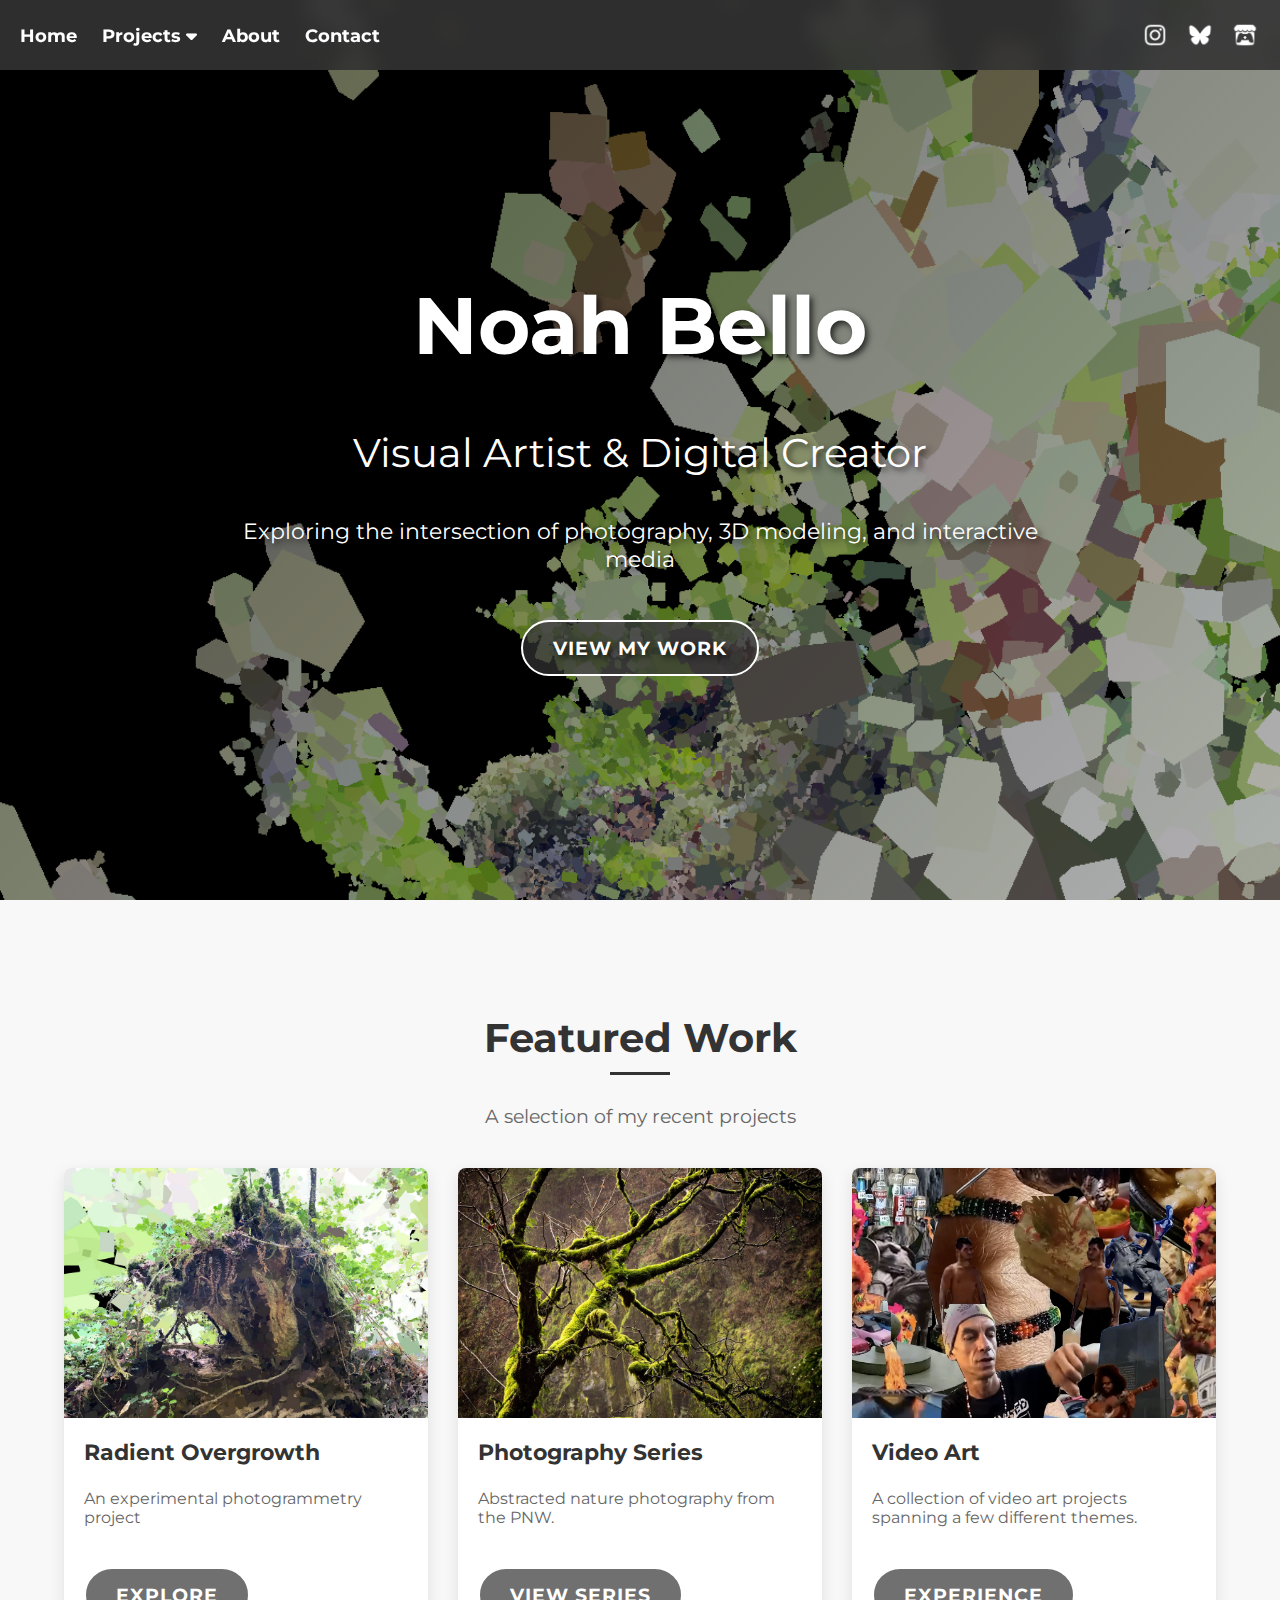
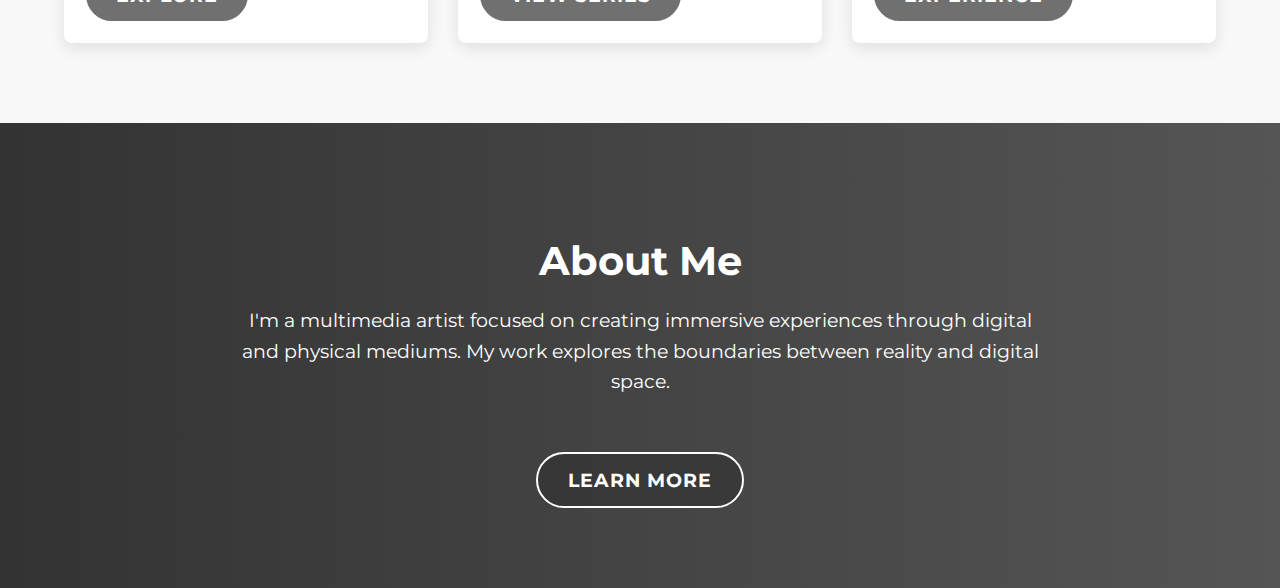
<file: index.html>
<!DOCTYPE html>
<html lang="en">
<head>
    <meta charset="UTF-8">
    <meta name="viewport" content="width=device-width, initial-scale=1.0">
    <title>Noah Bello - Artist Portfolio</title>
    <link href="https://fonts.googleapis.com/css2?family=Montserrat:wght@400;700&display=swap" rel="stylesheet">
    <link rel="stylesheet" href="styles.css">
    <link rel="stylesheet" href="https://cdnjs.cloudflare.com/ajax/libs/font-awesome/6.4.2/css/all.min.css">
    <link rel="icon" type="image/png" href="favicon3.png">
</head>

<body class="homepage">
    <header>
        <nav>
            <!-- Hamburger Menu Icon (Mobile) -->
            <div class="menu-icon" onclick="toggleMenu()">
                <i class="fas fa-bars"></i>
            </div>

            <!-- Navigation Links -->
            <div class="nav-links">
                <a href="index.html">Home</a>
                <div class="dropdown">
                    <a href="#" class="dropbtn">Projects <i class="fa-solid fa-caret-down"></i></a>
                    <div class="dropdown-content">
                        <a href="photography.html">Photography</a>
                        <a href="photogrammetry.html">Photogrammetry</a>
                        <a href="3d-modeling.html">3D Modeling</a>
                        <a href="environment-art.html">Environment & Game Art</a>
                        <a href="video-art.html">Video Art</a>
                    </div>
                </div>
                <a href="about.html">About</a>
                <a href="contact.html">Contact</a>
            </div>

            <!-- Social Media Icons -->
            <div class="social-icons">
                <a href="https://www.instagram.com/nbello.creates/" target="_blank">
                    <img src="Instagram.png" alt="Instagram" class="custom-icon">
                </a>
                <a href="https://bsky.app/profile/noahbello.bsky.social" target="_blank">
                    <img src="bluesky.png" alt="Bluesky" class="custom-icon">
                </a>
                <a href="https://nbello.itch.io/" target="_blank">
                    <img src="itchio.png" alt="Itch.io" class="custom-icon">
                </a>
            </div>
        </nav>

        <!-- Mobile Navigation Menu -->
        <div class="mobile-menu">
            <a href="index.html">Home</a>
            <a href="about.html">About</a>

            <!-- Mobile Dropdown for Projects -->
            <div class="mobile-dropdown">
                <div class="mobile-dropbtn" onclick="toggleDropdown()">Projects <i class="fa-solid fa-caret-down"></i></div>
                <div class="mobile-dropdown-content">
                    <a href="photography.html">Photography</a>
                    <a href="photogrammetry.html">Photogrammetry</a>
                    <a href="3d-modeling.html">3D Modeling</a>
                    <a href="environment-art.html">Environment & Game Art</a>
                    <a href="video-art.html">Video Art</a>
                </div>
            </div>

            <a href="contact.html">Contact</a>
        </div>
    </header>

    <!-- Hero Section -->
    <section class="hero">
        <div class="hero-content">
            <h1 class="animated-text">Noah Bello</h1>
            <p class="tagline">Visual Artist & Digital Creator</p>
            <p class="brief-intro">Exploring the intersection of photography, 3D modeling, and interactive media</p>
            <a href="#featured-work" class="btn">View My Work</a>
        </div>
    </section>

    <!-- Featured Work Section -->
    <section id="featured-work" class="featured-work">
        <div class="section-header">
            <h2>Featured Work</h2>
            <p>A selection of my recent projects</p>
        </div>
        <div class="project-grid">
            <!-- Project 1 -->
            <div class="project-card">
                <div class="project-image">
                    <!-- Replace with your actual image -->
                    <img src="thumbnails/InstaShot1_Thumb.jpg" alt="Gaussian Splat">
                </div>
                <div class="project-info">
                    <h3>Radient Overgrowth</h3>
                    <p>An experimental photogrammetry project</p>
                    <a href="photogrammetry.html" class="btn">Explore</a>
                </div>
            </div>
            <!-- Project 2 -->
            <div class="project-card">
                <div class="project-image">
                    <!-- Replace with your actual image -->
                    <img src="thumbnails/DSC03183_Thumb.jpg" alt="Photography Project">
                </div>
                <div class="project-info">
                    <h3>Photography Series</h3>
                    <p>Abstracted nature photography from the PNW.</p>
                    <a href="photography.html" class="btn">View Series</a>
                </div>
            </div>
            <!-- Project 3 -->
            <div class="project-card">
                <div class="project-image">
                    <!-- Replace with your actual image -->
                    <img src="thumbnails/VideoArt.JPG" alt="Interactive Art">
                </div>
                <div class="project-info">
                    <h3>Video Art</h3>
                    <p>A collection of video art projects spanning a few different themes.</p>
                    <a href="video-art.html" class="btn">Experience</a>
                </div>
            </div>
        </div>
    </section>

    <!-- About Preview Section -->
    <section class="about-preview">
        <div class="about-content">
            <h2>About Me</h2>
            <p>I'm a multimedia artist focused on creating immersive experiences through digital and physical mediums. My work explores the boundaries between reality and digital space.</p>
            <a href="about.html" class="btn">Learn More</a>
        </div>
    </section>

    <script>
        // Navbar scroll behavior
        document.addEventListener("DOMContentLoaded", function () {
            const nav = document.querySelector("nav");
            let lastScrollY = window.scrollY;
            const threshold = 20; // Prevent small jitters
            let ticking = false;

            window.addEventListener("scroll", function () {
                const currentScrollY = window.scrollY;

                if (!ticking) {
                    window.requestAnimationFrame(function () {
                        if (Math.abs(currentScrollY - lastScrollY) > threshold) {
                            if (currentScrollY > lastScrollY && currentScrollY > 100) {
                                nav.classList.add("nav-hidden");
                            } else {
                                nav.classList.remove("nav-hidden");
                            }
                            lastScrollY = currentScrollY;
                        }
                        ticking = false;
                    });
                    ticking = true;
                }
            });

            // Animated entrance for hero content
            setTimeout(() => {
                document.querySelector('.hero-content').classList.add('visible');
            }, 300);

            // Smooth scroll for anchor links
            document.querySelectorAll('a[href^="#"]').forEach(anchor => {
                anchor.addEventListener('click', function (e) {
                    e.preventDefault();
                    document.querySelector(this.getAttribute('href')).scrollIntoView({
                        behavior: 'smooth'
                    });
                });
            });
        });

        // Mobile menu functions
        function toggleMenu() {
            const mobileMenu = document.querySelector(".mobile-menu");
            mobileMenu.classList.toggle("show");
        }

        function toggleDropdown() {
            const dropdownContent = document.querySelector(".mobile-dropdown-content");
            dropdownContent.classList.toggle("show");
        }

        window.addEventListener('resize', function () {
            const mobileMenu = document.querySelector('.mobile-menu');
            const dropdownContent = document.querySelector('.mobile-dropdown-content');

            if (window.innerWidth > 768) { // threshold for desktop
                mobileMenu.classList.remove('show');
                if (dropdownContent) {
                    dropdownContent.classList.remove('show');
                }
            }
        });
    </script>
</body>
</html>
</file>
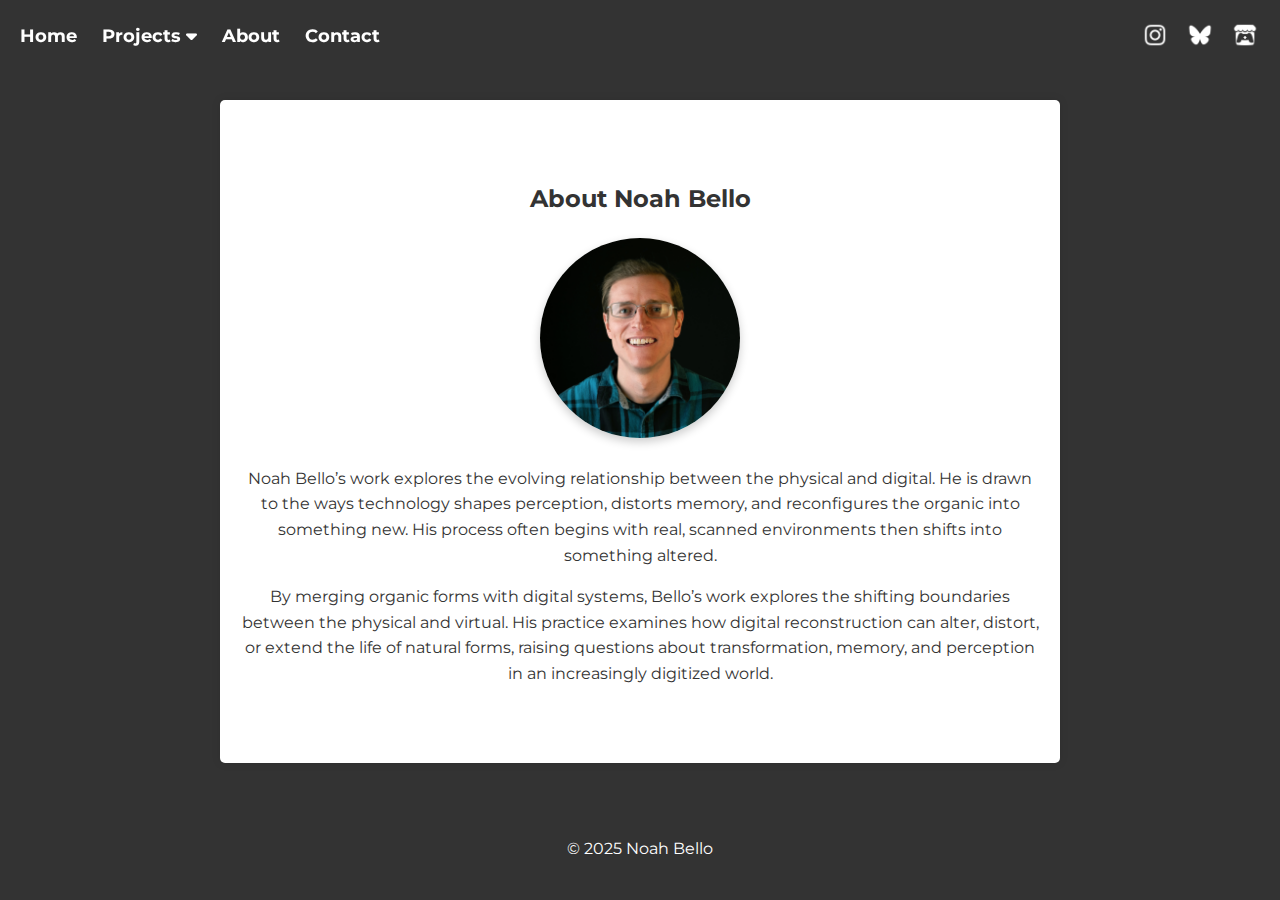
<file: about.html>
<!DOCTYPE html>
<html lang="en">
<head>
    <meta charset="UTF-8">
    <meta name="viewport" content="width=device-width, initial-scale=1.0">
    <title>About - Portfolio</title>
    <link href="https://fonts.googleapis.com/css2?family=Montserrat:wght@400;700&display=swap" rel="stylesheet">
    <link rel="stylesheet" href="styles.css">
    <link rel="stylesheet" href="https://cdnjs.cloudflare.com/ajax/libs/font-awesome/6.4.2/css/all.min.css">
    <link rel="icon" type="image/png" href="favicon3.png">
</head>

<body>
    <header>
        <nav>
            <!-- Hamburger Menu (Mobile) -->
            <div class="menu-icon" onclick="toggleMenu()">
                <i class="fas fa-bars"></i>
            </div>

            <!-- Navigation Links -->
            <div class="nav-links">
                <a href="index.html">Home</a>
                <div class="dropdown">
                    <a href="#" class="dropbtn">Projects <i class="fa-solid fa-caret-down"></i></a>
                    <div class="dropdown-content">
                        <a href="photography.html">Photography</a>
                        <a href="photogrammetry.html">Photogrammetry</a>
                        <a href="3d-modeling.html">3D Modeling</a>
                        <a href="environment-art.html">Environment & Game Art</a>
                        <a href="video-art.html">Video Art</a>
                    </div>
                </div>
                <a href="about.html">About</a>
                <a href="contact.html">Contact</a>
            </div>

            <!-- Social Media Icons -->
            <div class="social-icons">
                <a href="https://www.instagram.com/nbello.creates/" target="_blank">
                    <img src="Instagram.png" alt="Instagram" class="custom-icon">
                </a>
                <a href="https://bsky.app/profile/noahbello.bsky.social" target="_blank">
                    <img src="bluesky.png" alt="Bluesky" class="custom-icon">
                </a>
                <a href="https://nbello.itch.io/" target="_blank">
                    <img src="itchio.png" alt="Itch.io" class="custom-icon">
                </a>
            </div>
        </nav>


        <!-- Mobile Navigation Menu -->
        <div class="mobile-menu">
            <a href="index.html">Home</a>
            <a href="about.html">About</a>

            <div class="mobile-dropdown">
                <a href="#" class="mobile-dropbtn" onclick="toggleDropdown()">Projects <i class="fa fa-caret-down"></i></a>
                <div class="mobile-dropdown-content">
                    <a href="photography.html">Photography</a>
                    <a href="photogrammetry.html">Photogrammetry</a>
                    <a href="3d-modeling.html">3D Modeling</a>
                    <a href="environment-art.html">Environment & Game Art</a>
                    <a href="video-art.html">Video Art</a>
                </div>
            </div>
            <a href="contact.html">Contact</a>
        </div>
    </header>

    <!-- About Section -->
    <section class="about-section fade-in-section">
        <h2>About Noah Bello</h2>
        <div class="about-image">
            <img src="profile pic.jpg" alt="Noah Bello">
        </div>

        <p>
            Noah Bello’s work explores the evolving relationship between the physical and digital. He is drawn to the ways technology shapes perception, distorts memory, and reconfigures the organic into something new. His process often begins with real, scanned environments then shifts into something altered.
        </p>

        <p>
            By merging organic forms with digital systems, Bello’s work explores the shifting boundaries between the physical and virtual. His practice examines how digital reconstruction can alter, distort, or extend the life of natural forms, raising questions about transformation, memory, and perception in an increasingly digitized world.
        </p>
    </section>

    <!-- Footer -->
    <footer>
        <p>&copy; 2025 Noah Bello</p>
    </footer>

    <!-- JS Fixes -->
    <script>
        document.addEventListener("DOMContentLoaded", function () {
            const nav = document.querySelector("nav");
            let lastScrollY = window.scrollY;
            let ticking = false;

            window.addEventListener("scroll", function () {
                const currentScrollY = window.scrollY;

                if (!ticking) {
                    window.requestAnimationFrame(function () {
                        if (currentScrollY < 50 || currentScrollY < lastScrollY) {
                            nav.classList.remove("nav-hidden");
                        } else if (currentScrollY > lastScrollY + 20) {
                            nav.classList.add("nav-hidden");
                        }
                        lastScrollY = currentScrollY;
                        ticking = false;
                    });
                    ticking = true;
                }
            });

            // Fade-in effect
            function fadeInOnScroll() {
                document.querySelectorAll(".fade-in-section").forEach(section => {
                    const rect = section.getBoundingClientRect();
                    if (rect.top < window.innerHeight * 0.85) {
                        section.classList.add("visible");
                    }
                });
            }

            window.addEventListener("scroll", fadeInOnScroll);
            setTimeout(fadeInOnScroll, 300);
            fadeInOnScroll();

            window.addEventListener('resize', function () {
                if (window.innerWidth > 768) {
                    document.querySelector(".mobile-menu").classList.remove("show");
                    document.querySelector(".mobile-dropdown-content").classList.remove("show");
                }
            });
        });

        function toggleMenu() {
            document.querySelector(".mobile-menu").classList.toggle("show");
        }

        function toggleDropdown() {
            document.querySelector(".mobile-dropdown-content").classList.toggle("show");
        }
    </script>

    <!-- Lightbox Modal Styles (if needed for consistency, optional here) -->
    <style>
        .lightbox {
            position: fixed;
            top: 0;
            left: 0;
            width: 100%;
            height: 100%;
            background: rgba(0,0,0,0.9);
            display: none;
            align-items: center;
            justify-content: center;
            z-index: 9999;
        }

            .lightbox.show {
                display: flex;
            }

            .lightbox img {
                max-width: 95%;
                max-height: 95%;
                border-radius: 5px;
            }

        .close-btn {
            position: fixed;
            top: 20px;
            right: 20px;
            color: white;
            background: black;
            border: none;
            padding: 10px;
            font-size: 20px;
            cursor: pointer;
            border-radius: 5px;
        }
    </style>

</body>
</html>
</file>
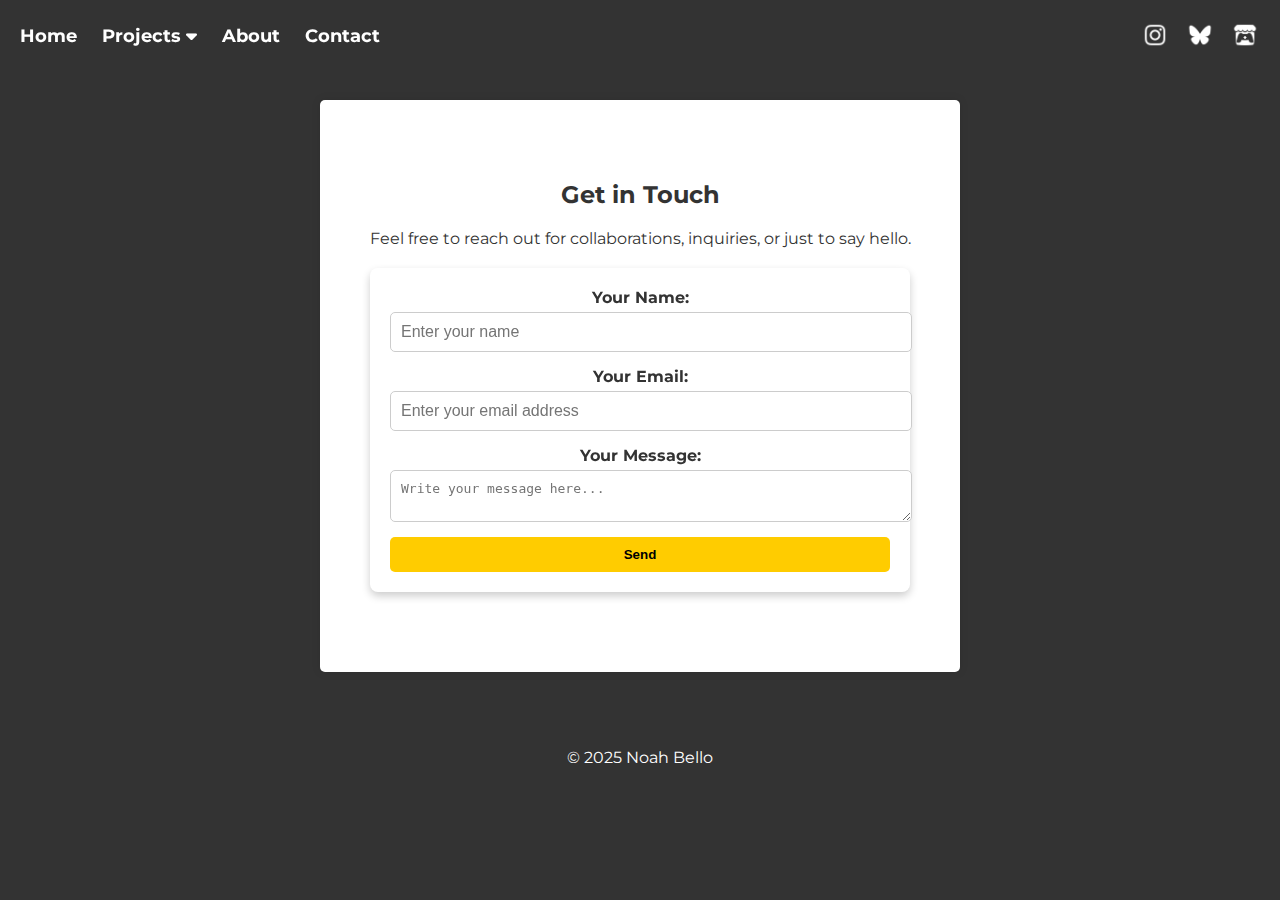
<file: contact.html>
<!DOCTYPE html>
<html lang="en">
<head>
    <meta charset="UTF-8">
    <meta name="viewport" content="width=device-width, initial-scale=1.0">
    <title>Contact - Portfolio</title>
    <link href="https://fonts.googleapis.com/css2?family=Montserrat:wght@400;700&display=swap" rel="stylesheet">
    <link rel="stylesheet" href="styles.css">
    <link rel="stylesheet" href="https://cdnjs.cloudflare.com/ajax/libs/font-awesome/6.4.2/css/all.min.css">
    <link rel="icon" type="image/png" href="favicon3.png">
</head>

<body>
    <header>
        <nav>
            <!-- Hamburger Menu (Mobile) -->
            <div class="menu-icon" onclick="toggleMenu()">
                <i class="fas fa-bars"></i>
            </div>

            <!-- Navigation Links -->
            <div class="nav-links">
                <a href="index.html">Home</a>
                <div class="dropdown">
                    <a href="#" class="dropbtn">Projects <i class="fa-solid fa-caret-down"></i></a>
                    <div class="dropdown-content">
                        <a href="photography.html">Photography</a>
                        <a href="photogrammetry.html">Photogrammetry</a>
                        <a href="3d-modeling.html">3D Modeling</a>
                        <a href="environment-art.html">Environment & Game Art</a>
                        <a href="video-art.html">Video Art</a>
                    </div>
                </div>
                <a href="about.html">About</a>
                <a href="contact.html">Contact</a>
            </div>

            <!-- Social Media Icons -->
            <div class="social-icons">
                <a href="https://www.instagram.com/nbello.creates/" target="_blank">
                    <img src="Instagram.png" alt="Instagram" class="custom-icon">
                </a>
                <a href="https://bsky.app/profile/noahbello.bsky.social" target="_blank">
                    <img src="bluesky.png" alt="Bluesky" class="custom-icon">
                </a>
                <a href="https://nbello.itch.io/" target="_blank">
                    <img src="itchio.png" alt="Itch.io" class="custom-icon">
                </a>
            </div>
        </nav>


        <!-- Mobile Navigation Menu -->
        <div class="mobile-menu">
            <a href="index.html">Home</a>
            <a href="about.html">About</a>
            <div class="mobile-dropdown">
                <a href="#" class="mobile-dropbtn" onclick="toggleDropdown()">Projects <i class="fa fa-caret-down"></i></a>
                <div class="mobile-dropdown-content">
                    <a href="photography.html">Photography</a>
                    <a href="photogrammetry.html">Photogrammetry</a>
                    <a href="3d-modeling.html">3D Modeling</a>
                    <a href="environment-art.html">Environment & Game Art</a>
                    <a href="video-art.html">Video Art</a>
                </div>
            </div>
            <a href="contact.html">Contact</a>
        </div>
    </header>

    <!-- Contact Section -->
    <section class="fade-in-section contact-section">
        <h2>Get in Touch</h2>
        <p>Feel free to reach out for collaborations, inquiries, or just to say hello.</p>

        <!-- Contact Form -->
        <form id="contact-form" action="https://formspree.io/f/xkgolezg" method="POST">
            <label for="name">Your Name:</label>
            <input type="text" id="name" name="name" placeholder="Enter your name" required>

            <label for="email">Your Email:</label>
            <input type="email" id="email" name="email" placeholder="Enter your email address" required>

            <label for="message">Your Message:</label>
            <textarea id="message" name="message" placeholder="Write your message here..." required></textarea>

            <!-- Success message (hidden by default) -->
            <p id="success-message" style="display: none; color: green; margin-top: 10px;">Message sent successfully!</p>

            <button type="submit">Send</button>
        </form>
    </section>

    <!-- Footer -->
    <footer>
        <p>&copy; 2025 Noah Bello</p>
    </footer>

    <script>
        document.addEventListener("DOMContentLoaded", function () {
            const nav = document.querySelector("nav");
            let lastScrollY = window.scrollY;
            let ticking = false;

            window.addEventListener("scroll", function () {
                const currentScrollY = window.scrollY;

                if (!ticking) {
                    window.requestAnimationFrame(function () {
                        if (currentScrollY < 50 || currentScrollY < lastScrollY) {
                            nav.classList.remove("nav-hidden");
                        } else if (currentScrollY > lastScrollY + 20) {
                            nav.classList.add("nav-hidden");
                        }
                        lastScrollY = currentScrollY;
                        ticking = false;
                    });
                    ticking = true;
                }
            });

            // Fade-in functionality
            function fadeInOnScroll() {
                document.querySelectorAll(".fade-in-section").forEach(section => {
                    const rect = section.getBoundingClientRect();
                    if (rect.top < window.innerHeight * 0.85) {
                        section.classList.add("visible");
                    }
                });
            }

            window.addEventListener("scroll", fadeInOnScroll);
            setTimeout(fadeInOnScroll, 300);
            fadeInOnScroll();

            // Mobile menu reset on resize
            window.addEventListener('resize', function () {
                if (window.innerWidth > 768) {
                    document.querySelector(".mobile-menu").classList.remove("show");
                    document.querySelector(".mobile-dropdown-content").classList.remove("show");
                }
            });

            // Form submission handling (Formspree)
            const contactForm = document.getElementById("contact-form");
            contactForm.addEventListener("submit", async function (event) {
                event.preventDefault();

                const formData = new FormData(contactForm);

                try {
                    const response = await fetch(contactForm.action, {
                        method: contactForm.method,
                        body: formData,
                        headers: { "Accept": "application/json" }
                    });

                    if (response.ok) {
                        document.getElementById("success-message").style.display = "block";
                        contactForm.reset();
                    } else {
                        alert("Oops! Something went wrong.");
                    }
                } catch (error) {
                    alert("Error submitting form. Please try again.");
                }
            });
        });

        function toggleMenu() {
            document.querySelector(".mobile-menu").classList.toggle("show");
        }

        function toggleDropdown() {
            document.querySelector(".mobile-dropdown-content").classList.toggle("show");
        }
    </script>
</body>
</html>
</file>
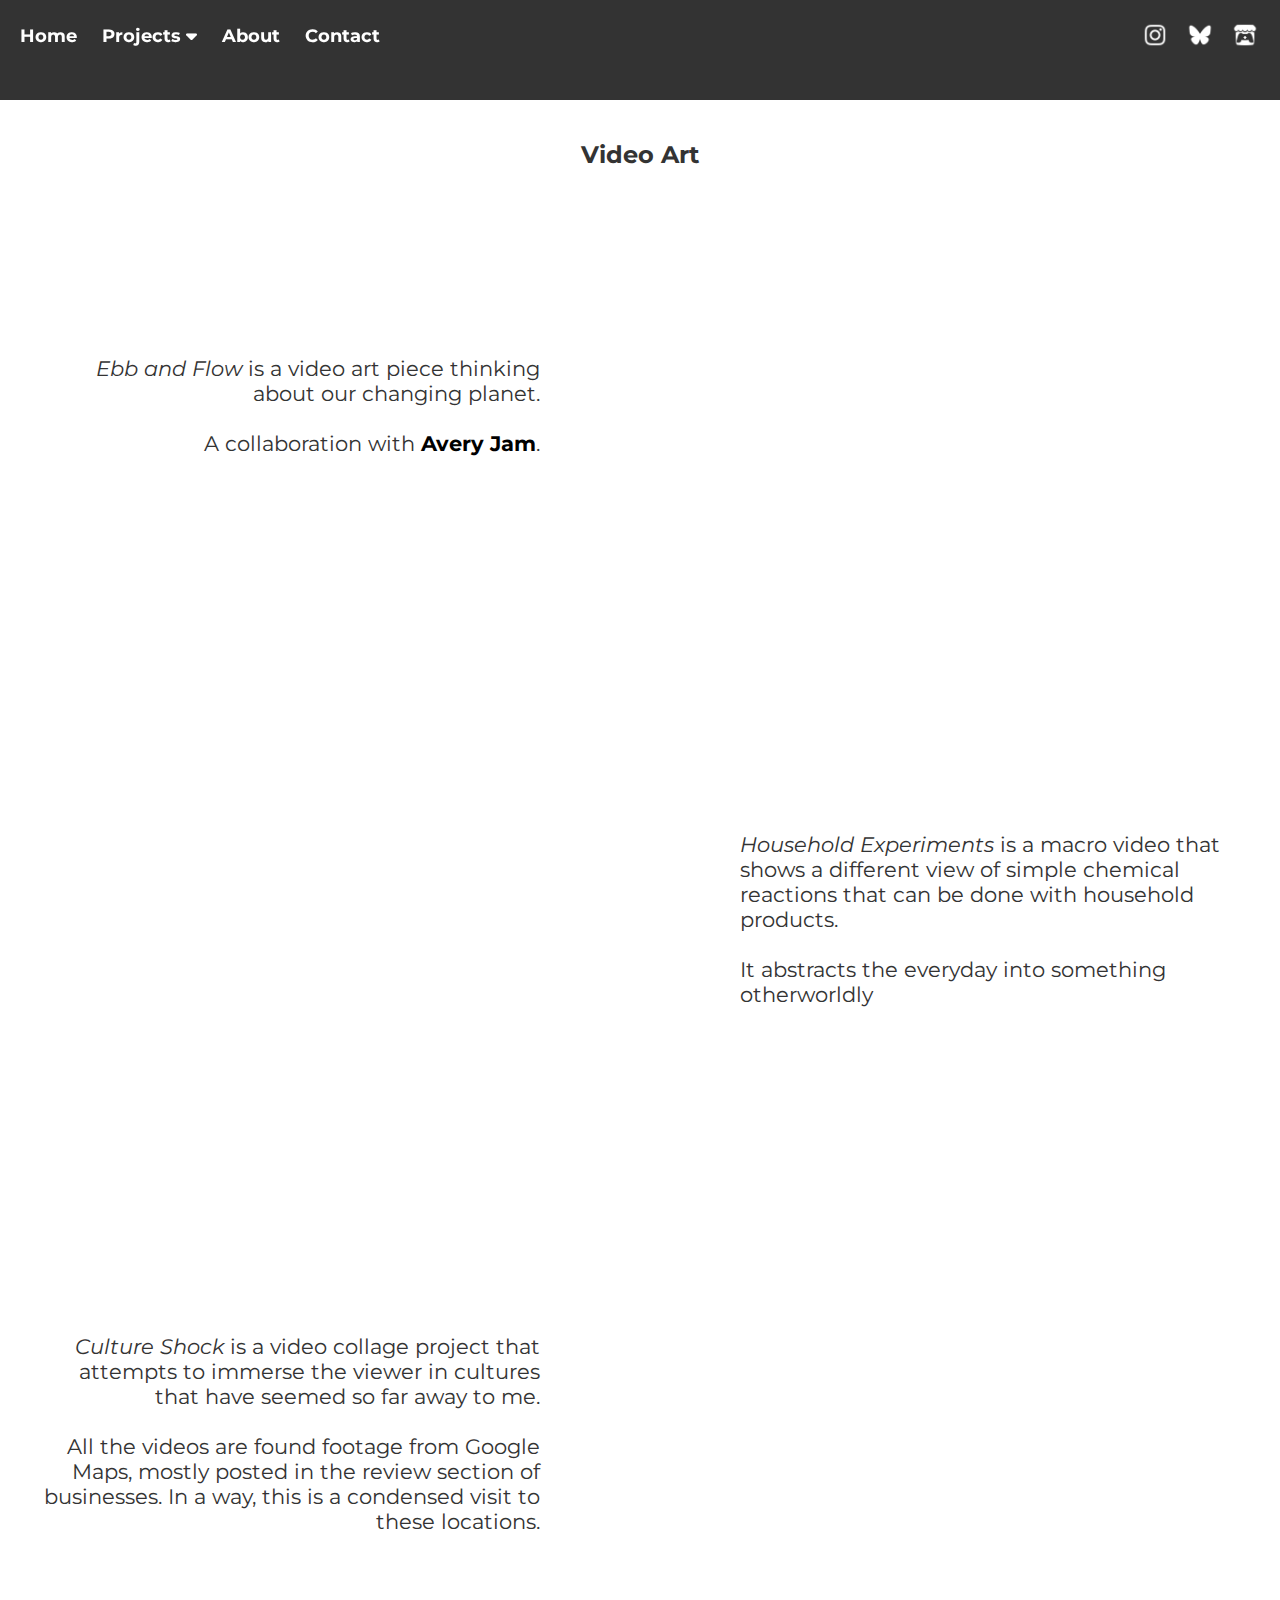
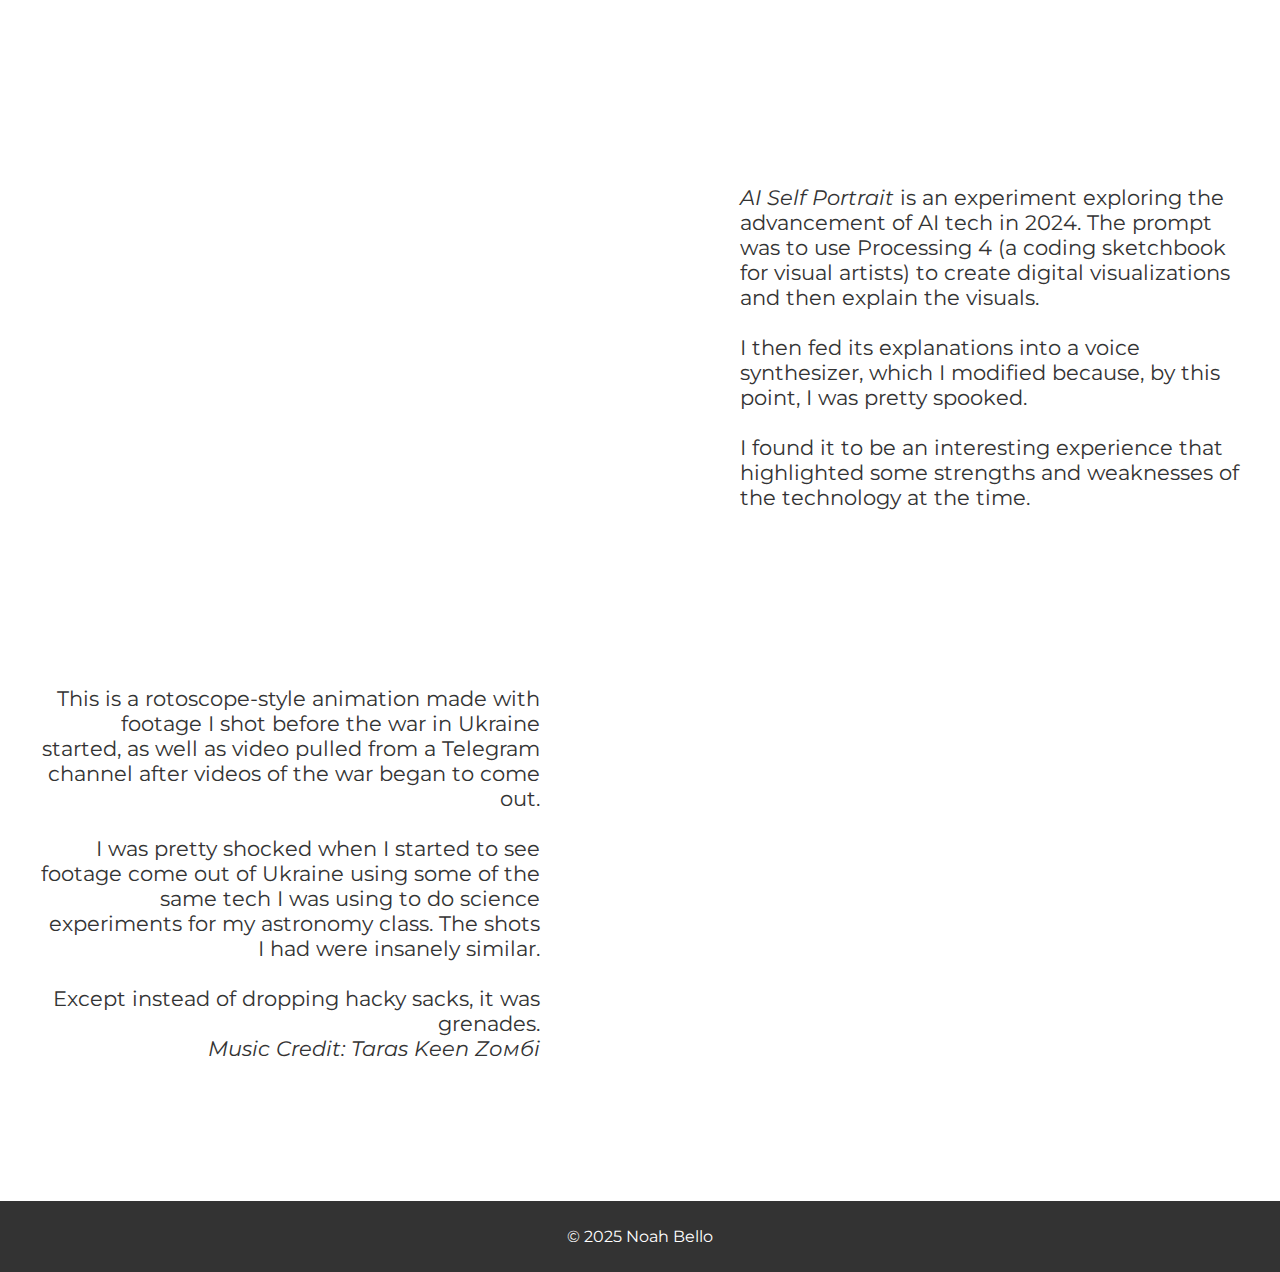
<file: video-art.html>
<!DOCTYPE html>
<html lang="en">
<head>
    <meta charset="UTF-8">
    <meta name="viewport" content="width=device-width, initial-scale=1.0">
    <title>Video Art - Portfolio</title>
    <link href="https://fonts.googleapis.com/css2?family=Montserrat:wght@400;700&display=swap" rel="stylesheet">
    <link rel="stylesheet" href="styles.css">
    <link rel="stylesheet" href="https://cdnjs.cloudflare.com/ajax/libs/font-awesome/6.4.2/css/all.min.css">
    <link rel="icon" type="image/png" href="favicon3.png">

    <style>
        .video-section {
            display: flex;
            align-items: center;
            justify-content: center;
            margin-bottom: 80px;
            flex-wrap: wrap;
            gap: 20px;
        }

        .video-container {
            position: relative;
            padding-bottom: 35%; /* desktop ratio */
            height: 0;
            overflow: hidden;
            max-width: 900px;
            flex: 1;
        }

            .video-container iframe {
                position: absolute;
                top: 0;
                left: 0;
                width: 100%;
                height: 100%;
            }

        .video-caption {
            flex: 1;
            font-size: 1.3em;
            color: #333;
            padding: 20px;
            max-width: 500px;
        }

        .video-section:not(.reverse) .video-caption {
            text-align: left;
        }

        .video-section.reverse .video-caption {
            text-align: right;
        }

        .reverse {
            flex-direction: row-reverse;
        }

        /* MOBILE STYLES BELOW */
        @media (max-width: 800px) {
            .video-section, .video-section.reverse {
                flex-direction: column;
                gap: 15px;
            }

            .video-container {
                padding-bottom: 56.25%; /* standard 16:9 ratio for mobile */
                width: 100%;
                max-width: 100%;
            }

            .video-caption {
                padding: 10px;
                max-width: 100%;
                font-size: 1.1em;
                text-align: center !important;
            }
        }

    </style>
</head>

<body>
    <header>
        <nav>
            <!-- Hamburger Menu (Mobile) -->
            <div class="menu-icon" onclick="toggleMenu()">
                <i class="fas fa-bars"></i>
            </div>

            <!-- Navigation Links -->
            <div class="nav-links">
                <a href="index.html">Home</a>
                <div class="dropdown">
                    <a href="#" class="dropbtn">Projects <i class="fa-solid fa-caret-down"></i></a>
                    <div class="dropdown-content">
                        <a href="photography.html">Photography</a>
                        <a href="photogrammetry.html">Photogrammetry</a>
                        <a href="3d-modeling.html">3D Modeling</a>
                        <a href="environment-art.html">Environment & Game Art</a>
                        <a href="video-art.html">Video Art</a>
                    </div>
                </div>
                <a href="about.html">About</a>
                <a href="contact.html">Contact</a>
            </div>

            <!-- Social Media Icons -->
            <div class="social-icons">
                <a href="https://www.instagram.com/nbello.creates/" target="_blank">
                    <img src="Instagram.png" alt="Instagram" class="custom-icon">
                </a>
                <a href="https://bsky.app/profile/noahbello.bsky.social" target="_blank">
                    <img src="bluesky.png" alt="Bluesky" class="custom-icon">
                </a>
                <a href="https://nbello.itch.io/" target="_blank">
                    <img src="itchio.png" alt="Itch.io" class="custom-icon">
                </a>
            </div>
        </nav>


        <!-- Mobile Navigation Menu -->
        <div class="mobile-menu">
            <a href="index.html">Home</a>
            <a href="about.html">About</a>
            <div class="mobile-dropdown">
                <div class="mobile-dropbtn" onclick="toggleDropdown()">Projects <i class="fa fa-caret-down"></i></div>
                <div class="mobile-dropdown-content">
                    <a href="photography.html">Photography</a>
                    <a href="photogrammetry.html">Photogrammetry</a>
                    <a href="3d-modeling.html">3D Modeling</a>
                    <a href="environment-art.html">Environment & Game Art</a>
                    <a href="video-art.html">Video Art</a>
                </div>
            </div>
            <a href="contact.html">Contact</a>
        </div>
    </header>

    <section class="photo-wall fade-in-section">
        <h2>Video Art</h2>

        <div class="video-section reverse">
            <div class="video-container">
                <div>
                    <iframe src="https://player.vimeo.com/video/1066783296?badge=0&amp;autopause=0&amp;player_id=0&amp;app_id=58479" frameborder="0" allow="autoplay; fullscreen; picture-in-picture; clipboard-write; encrypted-media" style="position:absolute;top:0;left:0;width:100%;height:100%;" title="Ebb and Flow"></iframe>
                </div>
                <script src="https://player.vimeo.com/api/player.js"></script>
            </div>
            <p class="video-caption">
                <em>Ebb and Flow</em> is a video art piece thinking about our changing planet.
                <br><br>A collaboration with <a href="https://averyjam.com/" target="_blank" rel="noopener noreferrer" style="color: black; text-decoration: none;"><b>Avery Jam</b></a>.


</div>

        <div class="video-section">
            <div class="video-container">
                <iframe src="https://player.vimeo.com/video/1064859715?title=0&byline=0&portrait=0" frameborder="0" allow="autoplay; fullscreen; picture-in-picture; clipboard-write; encrypted-media"></iframe>
            </div>
            <p class="video-caption">
                <em>Household Experiments</em> is a macro video that shows a different view of simple chemical reactions that can be done with household products.
                <br><br>It abstracts the everyday into something otherworldly
            </p>
        </div>

        <div class="video-section reverse">
            <div class="video-container">
                <iframe src="https://player.vimeo.com/video/1064853626?title=0&byline=0&portrait=0" frameborder="0" allow="autoplay; fullscreen; picture-in-picture; clipboard-write; encrypted-media"></iframe>
            </div>
            <p class="video-caption"><em>Culture Shock</em> is a video collage project that attempts to immerse the viewer in cultures that have seemed so far away to me. 
            <br><br>All the videos are found footage from Google Maps, mostly posted in the review section of businesses. In a way, this is a condensed visit to these locations.</p>
        </div>

        <div class="video-section">
            <div class="video-container">
                <iframe src="https://player.vimeo.com/video/1064867250?title=0&byline=0&portrait=0" frameborder="0" allow="autoplay; fullscreen; picture-in-picture; clipboard-write; encrypted-media"></iframe>
            </div>
            <p class="video-caption"><em>AI Self Portrait</em> is an experiment exploring the advancement of AI tech in 2024. The prompt was to use Processing 4 (a coding sketchbook for visual artists) to create digital visualizations and then explain the visuals. 
            <br><br>I then fed its explanations into a voice synthesizer, which I modified because, by this point, I was pretty spooked. 
            <br><br>I found it to be an interesting experience that highlighted some strengths and weaknesses of the technology at the time. </p>
        </div>

        <div class="video-section reverse">
            <div class="video-container">
                <iframe src="https://player.vimeo.com/video/1065173650?title=0&byline=0&portrait=0" frameborder="0" allow="autoplay; fullscreen; picture-in-picture; clipboard-write; encrypted-media"></iframe>
            </div>
            <p class="video-caption">
                This is a rotoscope-style animation made with footage I shot before the war in Ukraine started, as well as video pulled from a Telegram channel after videos of the war began to come out.
                <br><br>I was pretty shocked when I started to see footage come out of Ukraine using some of the same tech I was using to do science experiments for my astronomy class. The shots I had were insanely similar.
                <br><br>Except instead of dropping hacky sacks, it was grenades.
                <br><em>Music Credit: Taras Keen Zомбі</em>
            </p>
        </div>
    </section>

    <footer>
        <p>&copy; 2025 Noah Bello</p>
    </footer>

    <script>
        document.addEventListener("DOMContentLoaded", function () {
            function fadeInOnScroll() {
                document.querySelectorAll(".fade-in-section").forEach(section => {
                    const rect = section.getBoundingClientRect();
                    if (rect.top < window.innerHeight * 0.85) {
                        section.classList.add("visible");
                    }
                });
            }

            window.addEventListener("scroll", fadeInOnScroll);
            setTimeout(fadeInOnScroll, 300);
            fadeInOnScroll();

            // Reset mobile menu and dropdown on resize
            window.addEventListener('resize', function () {
                const mobileMenu = document.querySelector('.mobile-menu');
                const dropdownContent = document.querySelector('.mobile-dropdown-content');
                if (window.innerWidth > 768) {
                    mobileMenu.classList.remove('show');
                    dropdownContent.classList.remove('show');
                }
            });
        });

        function toggleMenu() {
            document.querySelector(".mobile-menu").classList.toggle("show");
        }

        function toggleDropdown() {
            document.querySelector(".mobile-dropdown-content").classList.toggle("show");
        }
    </script>
</body>
</html>
</file>
<file: styles.css>
/*============================================================
MERGED & POLISHED STYLES
------------------------------------------------------------
This CSS merges your original styling with the new homepage code,
ensuring the About page looks correct (white background, dark text)
and the homepage retains its new hero design & cleanliness.
============================================================*/

/*------------------------------------------------------------
GLOBAL RESET / DEFAULTS
------------------------------------------------------------*/

html, body {
    margin: 0;
    padding: 0;
    font-family: 'Montserrat', Arial, sans-serif;
}

body {
    /* Dark background & white text by default.
       Specific sections (about-section, contact-section, etc.)
       override background & text color to suit design. */
    background: #333;
    color: #fff;
    text-align: center;
    overflow-x: hidden; /* avoid horizontal scroll on small screens */
}

    /*------------------------------------------------------------
HOMEPAGE-SPECIFIC (body.homepage)
------------------------------------------------------------*/

    body.homepage {
        /* Allows auto-scrolling if content exceeds viewport.
       If you want a fixed full page with no scroll, revert to height: 100vh; overflow: hidden; */
        background: url('splatbackground.png') no-repeat center center/cover;
    }

/* Hero Section */
.hero {
    height: 100vh;
    display: flex;
    align-items: center;
    justify-content: center;
    text-align: center;
    position: relative;
    overflow: hidden;
    color: #fff; /* ensure hero text is white on dark background */
}

    .hero::before {
        content: "";
        position: absolute;
        top: 0;
        left: 0;
        width: 100%;
        height: 100%;
        background: linear-gradient(135deg, rgba(0, 0, 0, 0.6) 0%, rgba(0, 0, 0, 0.3) 100%);
        z-index: 1;
    }

.hero-content {
    position: relative;
    z-index: 2;
    max-width: 800px;
    padding: 30px;
    opacity: 0;
    transform: translateY(20px);
    transition: opacity 1s ease, transform 1s ease;
    text-shadow: 3px 3px 6px rgba(0, 0, 0, 0.7); /* Add this line for drop shadow */
}

    /* Make hero heading bigger */
    .hero-content h1 {
        font-size: 5em;
    }

    /* Larger tagline / hero caption */
    .hero-content .tagline {
        font-size: 2.5em; /* adjust as needed */
        margin-top: 10px;
    }

    .hero-content .brief-intro {
        font-size: 1.4em; /* optional if you want to enlarge the short intro */
        margin-top: 10px;
    }

    .hero-content.visible {
        opacity: 1;
        transform: translateY(0);
    }

/* Example of animated text (optional) */
.animated-text {
    animation: textPulse 3s infinite alternate;
}

@keyframes textPulse {
    0% {
        text-shadow: 3px 3px 6px rgba(0, 0, 0, 0.7);
    }

    100% {
        text-shadow: 5px 5px 15px rgba(0, 0, 0, 0.9), 0 0 30px rgba(255, 255, 255, 0.3);
    }
}

/* Homepage featured-work / about-preview sections
   (Used only on homepage for those blocks) */

.featured-work {
    padding: 80px 5%;
    background: #f8f8f8;
    text-align: center;
    color: #333; /* Dark text on light background */
}

.section-header {
    margin-bottom: 40px;
}

    .section-header h2 {
        font-size: 2.5em;
        margin-bottom: 10px;
        position: relative;
        display: inline-block;
    }

        .section-header h2::after {
            content: '';
            display: block;
            width: 60px;
            height: 3px;
            background: #333;
            margin: 10px auto 0;
        }

    .section-header p {
        font-size: 1.2em;
        color: #666;
    }

.project-grid {
    display: grid;
    grid-template-columns: repeat(auto-fit, minmax(300px, 1fr));
    gap: 30px;
    max-width: 1200px;
    margin: 0 auto;
}

.project-card {
    background: white;
    border-radius: 8px;
    overflow: hidden;
    box-shadow: 0 5px 15px rgba(0, 0, 0, 0.1);
    transition: transform 0.3s ease, box-shadow 0.3s ease;
}

    .project-card:hover {
        transform: translateY(-10px);
        box-shadow: 0 15px 30px rgba(0, 0, 0, 0.2);
    }

.project-image {
    overflow: hidden;
    height: 250px;
}

    .project-image img {
        width: 100%;
        height: 100%;
        object-fit: cover;
        transition: transform 0.5s ease;
    }

.project-card:hover .project-image img {
    transform: scale(1.1);
}

.project-info {
    padding: 20px;
    text-align: left;
}

    .project-info h3 {
        margin-top: 0;
        font-size: 1.4em;
    }

    .project-info p {
        color: #666;
        margin-bottom: 15px;
    }

/* about-preview (homepage snippet) */
.about-preview {
    padding: 80px 5%;
    background: linear-gradient(to right, #333, #555);
    color: white;
    text-align: center;
}

.about-content {
    max-width: 800px;
    margin: 0 auto;
}

    .about-content h2 {
        font-size: 2.5em;
        margin-bottom: 20px;
    }

    .about-content p {
        font-size: 1.2em;
        line-height: 1.6;
        margin-bottom: 30px;
    }

/*------------------------------------------------------------
GLOBAL NAV & HEADER
------------------------------------------------------------*/

header {
    background: transparent;
    color: #fff;
    margin: 0;
    padding: 0;
}

nav {
    background: rgba(51, 51, 51, 0.9);
    position: fixed;
    top: 0;
    left: 0;
    width: 100%;
    margin: 0;
    padding: 20px 20px; /* 20px top/bottom, 20px left/right for spacing */
    z-index: 1000;
    display: flex;
    justify-content: space-between;
    align-items: center;
    box-sizing: border-box;
    backdrop-filter: blur(10px);
    transition: all 0.3s ease-in-out;
}
/* Thicker nav bar vertically */
z-index: 1000;
display: flex;
justify-content: space-between;
align-items: center;
box-sizing: border-box;
backdrop-filter: blur(10px);
transition: all 0.3s ease-in-out;
}

.nav-hidden {
    transform: translateY(-100%);
    opacity: 0;
}

.nav-links {
    display: flex;
    gap: 25px;
}

    .nav-links a {
        color: #fff;
        text-decoration: none;
        font-weight: bold;
        font-size: 1.1em;
        transition: color 0.3s ease-in-out;
    }

        .nav-links a:hover {
            color: #95ff7a;
        }

/* Desktop dropdowns */
.dropdown {
    position: relative;
    display: inline-block;
}

.dropbtn {
    color: #fff;
    text-decoration: none;
    font-weight: bold;
    font-size: 1.1em;
    transition: color 0.3s ease-in-out;
    cursor: pointer;
}

.dropdown-content {
    display: none;
    position: absolute;
    background-color: rgba(51, 51, 51, 0.9);
    min-width: 200px;
    z-index: 1000;
    border-radius: 5px;
    box-shadow: 0px 8px 16px rgba(0, 0, 0, 0.3);
    overflow: hidden;
    transform: translateY(10px);
    transition: all 0.3s ease;
    opacity: 0;
}

    .dropdown-content a {
        color: white;
        padding: 12px 16px;
        text-decoration: none;
        display: block;
        text-align: left;
        transition: background 0.3s ease;
    }

        .dropdown-content a:hover {
            background-color: rgba(85, 85, 85, 0.9);
        }

.dropdown:hover .dropdown-content {
    display: block;
    transform: translateY(0);
    opacity: 1;
}

.social-icons {
    display: flex;
    gap: 15px;
    align-items: center;
}

    .social-icons a {
        display: flex;
        align-items: center;
        justify-content: center;
    }

    .social-icons img {
        width: 30px;
        height: auto;
        transition: transform 0.3s ease-in-out;
    }

        .social-icons img:hover {
            transform: scale(1.2);
        }

/*------------------------------------------------------------
MOBILE NAVIGATION
------------------------------------------------------------*/

.menu-icon {
    display: none;
    font-size: 1.8em;
    color: white;
    cursor: pointer;
}

.mobile-menu {
    display: none;
    flex-direction: column;
    position: fixed;
    top: 60px;
    left: 0;
    width: 100%;
    background: rgba(51, 51, 51, 0.95);
    text-align: center;
    padding: 20px 0;
    z-index: 999;
    backdrop-filter: blur(10px);
}

    .mobile-menu a {
        color: white;
        text-decoration: none;
        padding: 15px;
        display: block;
        font-size: 1.2em;
    }

.mobile-dropdown {
    display: flex;
    flex-direction: column;
    cursor: pointer;
}

.mobile-dropbtn {
    padding: 15px;
    color: white;
    font-size: 1.2em;
}

.mobile-dropdown-content {
    display: none;
    flex-direction: column;
    background-color: rgba(68, 68, 68, 0.9);
}

    .mobile-dropdown-content a {
        padding: 12px 15px;
    }

    .mobile-dropdown-content.show {
        display: flex;
    }

.mobile-menu.show {
    display: flex;
}

@media (max-width: 768px) {
    nav {
        padding: 15px 20px; /* fallback for smaller screens */
    }

    .nav-links {
        display: none; /* hide normal nav links on mobile */
    }

    .menu-icon {
        display: block; /* show hamburger */
    }

    .social-icons {
        gap: 10px;
    }

        .social-icons img {
            width: 25px;
        }

    .hero-content h1 {
        font-size: 5em;
    }

    .hero-content .tagline {
        font-size: 2em;
    }

    .hero-content .brief-intro {
        font-size: 1em;
    }

    .btn {
        padding: 12px 25px;
        font-size: 1em;
    }

    .featured-work {
        padding: 60px 20px;
    }

    .project-grid {
        grid-template-columns: 1fr;
        gap: 20px;
    }

    .section-header h2 {
        font-size: 2em;
    }

    .mobile-menu.show {
        display: flex;
    }
}

/*------------------------------------------------------------
PHOTO-WALL & GALLERY & LIGHTBOX (for project pages)
------------------------------------------------------------*/

.photo-wall {
    text-align: center;
    padding: 20px;
    background: #fff;
    position: relative;
    z-index: 1;
    overflow: visible;
    color: #333; /* dark text for photo walls if needed */
}

.gallery {
    display: grid;
    grid-template-columns: repeat(3, 1fr); /* explicitly 3 columns by default */
    gap: 20px;
    justify-content: center;
    max-width: 1100px;
    margin: 0 auto;
}

    .gallery img {
        width: 100%;
        height: auto;
        border-radius: 5px;
        cursor: pointer;
        opacity: 1;
        transform: none;
        transition: opacity 1s ease-out, transform 1s ease-out;
        position: relative;
        z-index: 2;
    }

/* Lightbox style */
.lightbox {
    position: fixed;
    top: 0;
    left: 0;
    width: 100%;
    height: 100%;
    background: rgba(0, 0, 0, 0.8);
    display: flex;
    align-items: center;
    justify-content: center;
    opacity: 1;
    visibility: hidden;
    transition: opacity 0.3s ease-in-out, visibility 0.3s ease-in-out;
    z-index: 1000;
}

    .lightbox.show {
        opacity: 1;
        visibility: visible;
    }

    .lightbox img {
        max-width: 90vw;
        max-height: 80vh;
        border-radius: 5px;
        box-shadow: 0px 5px 15px rgba(255, 255, 255, 0.3);
        z-index: 1001;
    }

.close-btn {
    position: absolute;
    top: 20px;
    right: 30px;
    font-size: 30px;
    color: white;
    cursor: pointer;
    background: none;
    border: none;
    z-index: 1002;
}

@media (min-width: 768px) {
    .gallery img:hover {
        transform: scale(1.2) !important;
        box-shadow: 0px 5px 15px rgba(0, 0, 0, 0.3);
        transition: transform 0.3s ease-in-out, box-shadow 0.3s ease-in-out;
        position: relative;
        z-index: 10;
    }
}

/*------------------------------------------------------------
ABOUT PAGE / CONTACT PAGE CONTENT BLOCKS
------------------------------------------------------------*/

.about-section {
    padding: 60px 20px;
    background: #fff;
    color: #333;
    border-radius: 5px;
    box-shadow: 0px 0px 10px rgba(0, 0, 0, 0.1);
    max-width: 800px;
    margin: 50px auto;
    text-align: center;
    line-height: 1.6;
}

.about-image {
    margin: 20px auto;
    max-width: 200px;
}

    .about-image img {
        width: 100%;
        height: auto;
        border-radius: 50%;
        box-shadow: 0px 4px 10px rgba(0, 0, 0, 0.2);
    }

/* fade-in-section class for about / contact etc. */
.fade-in-section {
    opacity: 1;
    transform: translateY(30px);
    transition: opacity 1s ease-out, transform 1s ease-out;
}

    .fade-in-section.visible {
        opacity: 1;
        transform: translateY(0);
    }

/*------------------------------------------------------------
CONTACT SECTION / FORM
------------------------------------------------------------*/

.contact-section {
    padding: 60px 20px;
    background: #fff;
    border-radius: 5px;
    box-shadow: 0px 0px 10px rgba(0, 0, 0, 0.1);
    max-width: 600px;
    margin: 50px auto;
    text-align: center;
    color: #333;
}

form {
    max-width: 500px;
    margin: 20px auto;
    padding: 20px;
    background: rgba(255, 255, 255, 0.1);
    backdrop-filter: blur(10px);
    border-radius: 8px;
    display: flex;
    flex-direction: column;
    box-shadow: 0 4px 8px rgba(0, 0, 0, 0.2);
}

    form label {
        font-weight: bold;
        margin-bottom: 5px;
        color: #333; /* dark text for visibility on white form background */
    }

    form input,
    form textarea {
        width: 100%;
        padding: 10px;
        margin-bottom: 15px;
        border: 1px solid #ccc;
        border-radius: 5px;
        font-size: 1em;
        color: #333;
    }

    form button {
        padding: 10px;
        background: #ffcc00;
        border: none;
        color: black;
        font-weight: bold;
        cursor: pointer;
        border-radius: 5px;
        transition: background 0.3s ease-in-out;
    }

        form button:hover {
            background: #ffaa00;
        }

/*------------------------------------------------------------
BUTTONS (Global)
------------------------------------------------------------*/

.btn {
    display: inline-block;
    margin-top: 25px;
    padding: 14px 30px;
    font-size: 1.2em;
    color: #fff;
    background: rgba(51, 51, 51, 0.7);
    border: 2px solid #fff;
    border-radius: 50px;
    text-decoration: none;
    transition: all 0.3s ease;
    text-transform: uppercase;
    letter-spacing: 1px;
    font-weight: bold;
}

    .btn:hover {
        background: #fff;
        color: #333;
        transform: translateY(-3px);
        box-shadow: 0 10px 20px rgba(0, 0, 0, 0.2);
    }

/*------------------------------------------------------------
FOOTER
------------------------------------------------------------*/

footer {
    background: #333;
    color: white;
    padding: 10px;
    text-align: center;
}

/*============================================================
AVOID NAV-BAR OVERLAP ON NON-HOMEPAGES
------------------------------------------------------------*/
/* For pages that are not homepage, push content below the fixed nav */
body:not(.homepage) .photo-wall,
body:not(.homepage) .about-section,
body:not(.homepage) .contact-section {
    margin-top: 100px; /* Adjust so page heading is no longer covered */
}
</file>
